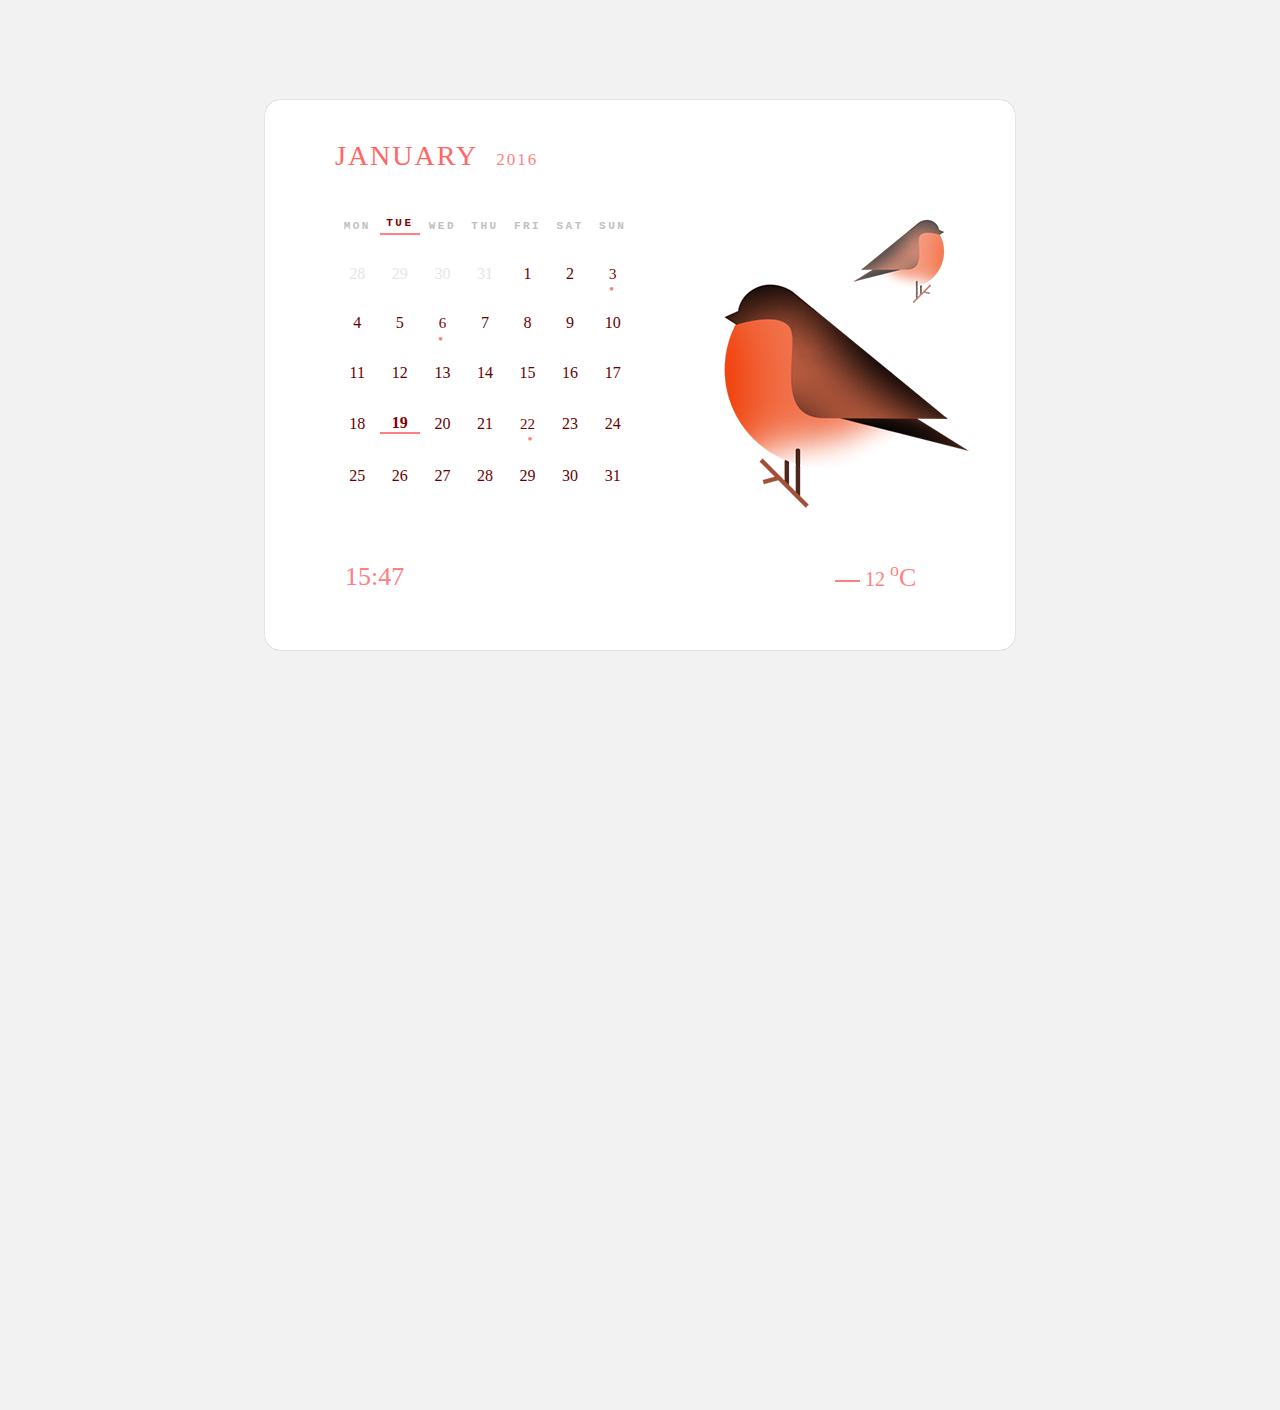
<file: Callender/index.html>
<!DOCTYPE html>
<html>
	<head>
		<meta charset="utf-8">
		<title>Callender</title>
		<link rel="stylesheet" type="text/css" href="style.css">
	
	</head>
	<body>
		<div class="page-box">
			<section class="left-box">
				<div class="header"><h2>JANUARY&nbsp;&nbsp;<span class="small">2016</h2></span></div>
					<table cellspacing=>
						<tr class="head">
							<th>MON</th>
							<th><a href="" class="heada"><b>TUE</b></a><br>
							<hr></th>
							<th>WED</th>
							<th>THU</th>
							<th>FRI</th>
							<th>SAT</th>
							<th>SUN</th>
						</tr>
						<tr>
							<td class="norm">28</td>
							<td class="norm">29</td>
							<td class="norm">30</td>
							<td class="norm">31</td>
							<td>1</td>
							<td>2</td>
							<td class="a"><a href="">3</a><br><span class="dot1">&#8226;</span></td>
						</tr>
						<tr>
							<td>4</td>
							<td>5</td>
							<td class="a"><a href="">6</a><br><span class="dot2">&#8226;</span></td>
							<td>7</td>
							<td>8</td>
							<td>9</td>
							<td>10</td>
						</tr>
						<tr>
							<td>11</td>
							<td>12</td>
							<td>13</td>
							<td>14</td>
							<td>15</td>
							<td>16</td>
							<td>17</td>
						</tr>
						<tr>
							<td>18</td>
							<td><a href=""><b>19</b></a><br>
							<hr></td>
							<td>20</td>
							<td>21</td>
							<td class="a"><a href="">22</a><br><span class="dot3">&#8226;</span></td>
							<td>23</td>
							<td>24</td>
						</tr>
						<tr>
							<td>25</td>
							<td>26</td>
							<td>27</td>
							<td>28</td>
							<td>29</td>
							<td>30</td>
							<td>31</td>
						</tr>
						
					</table>
				<div class="time">15:47</div>
			</section>
			<section class="right-box">
				<img class="img" src="bird.png">
				<div class="deg"><span class="line">
					<hr></span>12 <span class="celc"><sup>o</sup>C</span></div>
			</section>
			
		
		
		</div>
	
	</body>



</html>
</file>
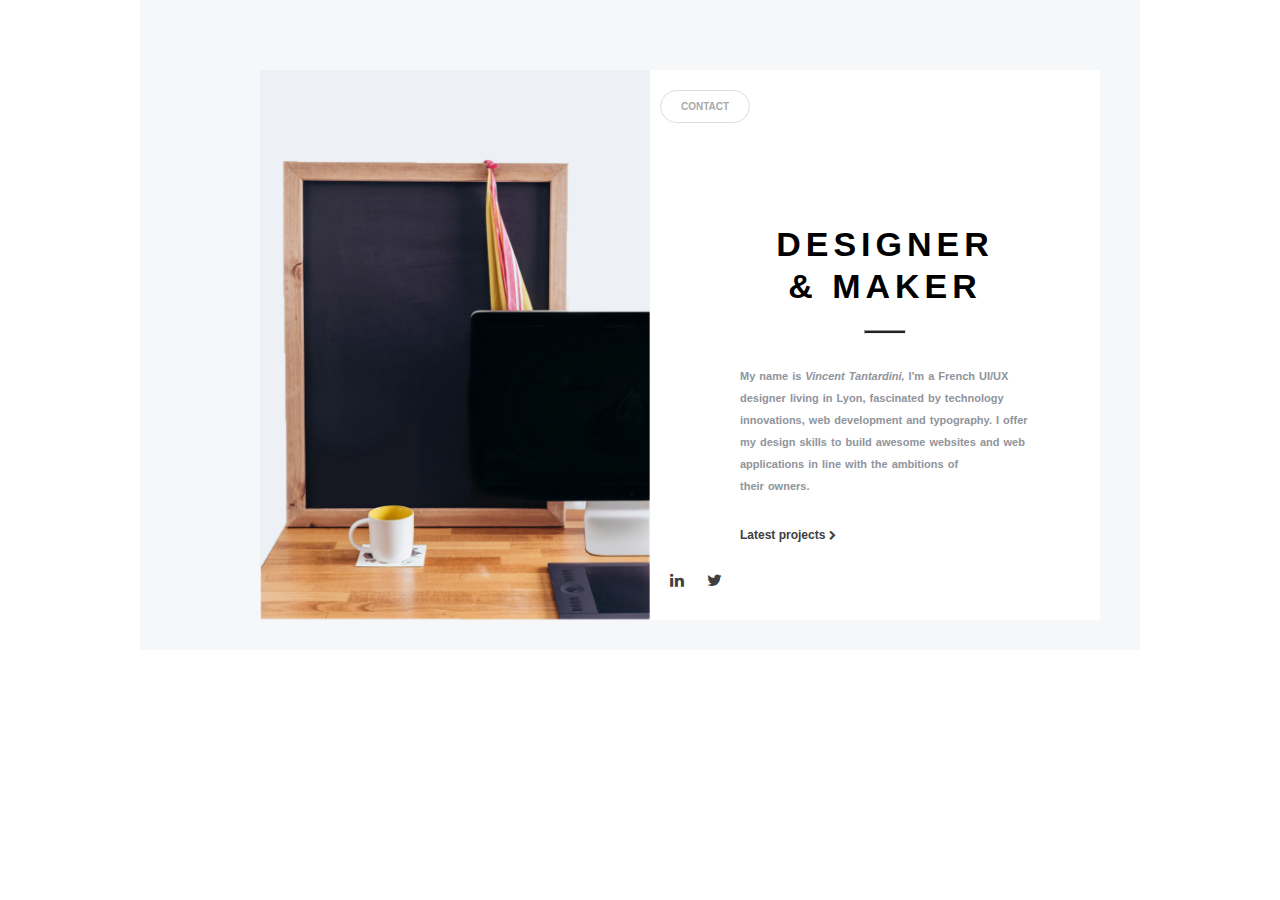
<file: Office design/index.html>
<!DOCTYPE html>
<html>
	<head>
		<meta charset="utf-8">
		<title>myform</title>
		<link rel="stylesheet" href="style1.css">
		<link rel="stylesheet" href="https://maxcdn.bootstrapcdn.com/font-awesome/4.7.0/css/font-awesome.min.css">
		<link rel="stylesheet" href="https://fonts.googleapis.com/css?family=Roboto+Mono&subset=cyrillic
">
	</head>
	<body>
		<div class="container">
			<div class="form-box">
				<section class="left-box">
					<img class="cover" src="image3.png">
				</section>
				<section class="right-box">
					<div class="button">
						<input type="submit" name="CONTACT" placeholder="CONTACT" value="CONTACT">
					</div>
					<div class="content">
						<h1>DESIGNER<br> & MAKER</h1>
						<hr>
						<P><b>My name is <i>Vincent Tantardini,</i> I'm a French UI/UX designer living in Lyon, fascinated by technology innovations, web development and typography. I offer my design skills to build awesome websites and web applications in line with the ambitions of <br>their owners.</b></P>
						<h2>Latest projects <span class="icon"><i class="fa fa-chevron-right"></i></span></h2>
					</div>
					<div class="links">
						<i class="fa fa-linkedin"></i>
						<i class="fa fa-twitter in"></i>
					</div>
				</section>
			</div>
		</div>
	</body>
</html>
</file>
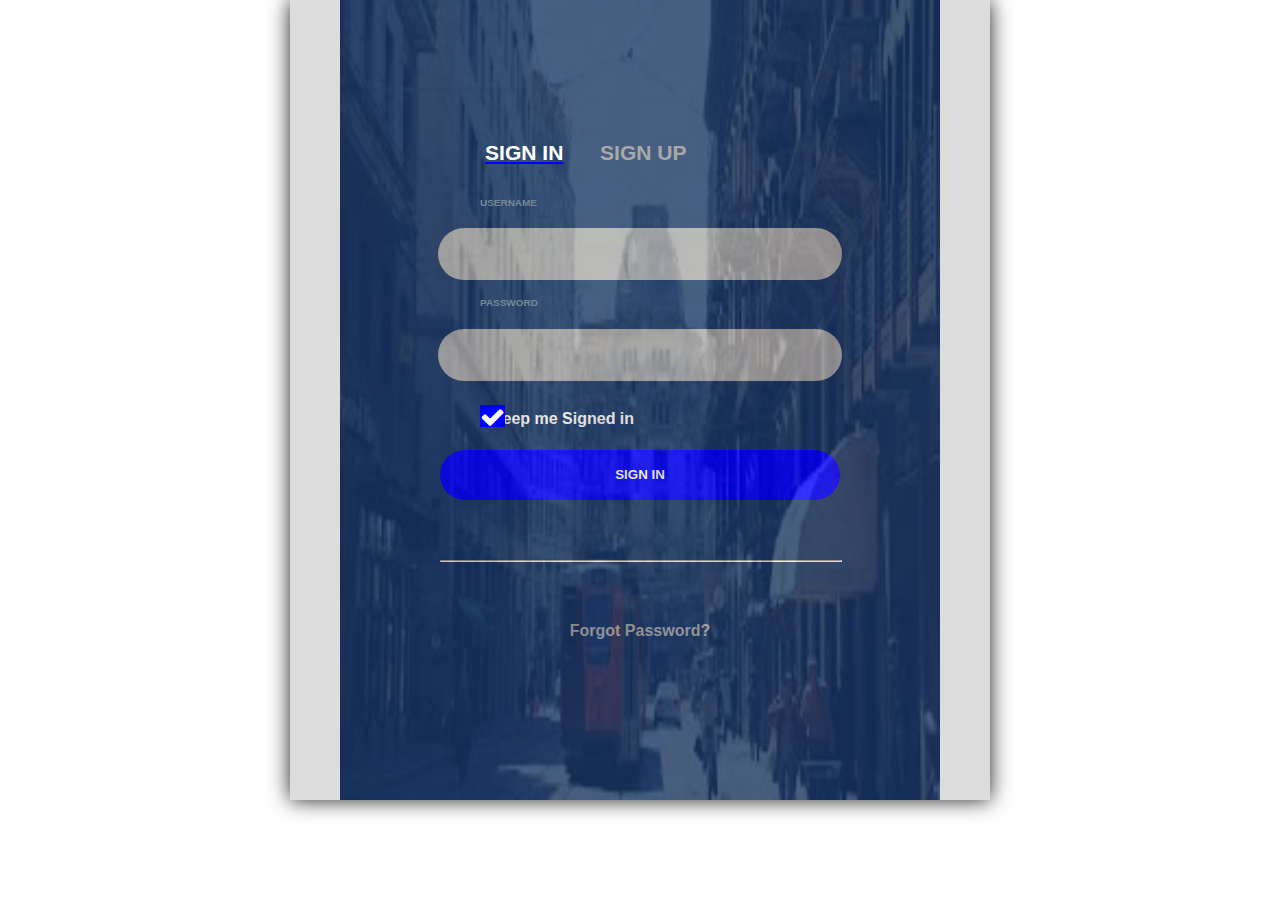
<file: Originals/index.html>
<!DOCTYPE html>
<html>
	<head>
		<title>Form2</title>
		<link rel="stylesheet" href="style.css">
		<link href="https://maxcdn.bootstrapcdn.com/font-awesome/4.7.0/css/font-awesome.min.css" rel="stylesheet">
		<link href="https://fonts.googleapis.com/css?family=Roboto+Mono&subset=cyrillic" />
	</head>
	<body>
		<div class="container">
			<div class="main-body">
				<img class="background-image" src="city.jpg">
				<div class="head">
				<a href=""><h3>SIGN IN</h3></a><span class="normal"><h3>SIGN UP</h3></span>
			</div>
			<div class="input">
				<lable class="name"><h5>USERNAME</h5></lable><br>
				<input type="text" name="Username" value="" /><br>
				<lable class="password"><h5>PASSWORD</h5></lable><br>
				<input type="password" lable="PASSWORD" name="password" value="" />
				<div class="info">
					<i class="fa fa-check"></i><span class="icon">Keep me Signed in</span>
				</div>
				<input type="submit" name="SIGN IN" placeholder="SIGN IN" value="SIGN IN" />
			</div>
			<hr>
			<div class="bottom-info">
				<h4>Forgot Password?</h4>
			</div>
			</div>
			
		</div>
	</body>
</html>
</file>
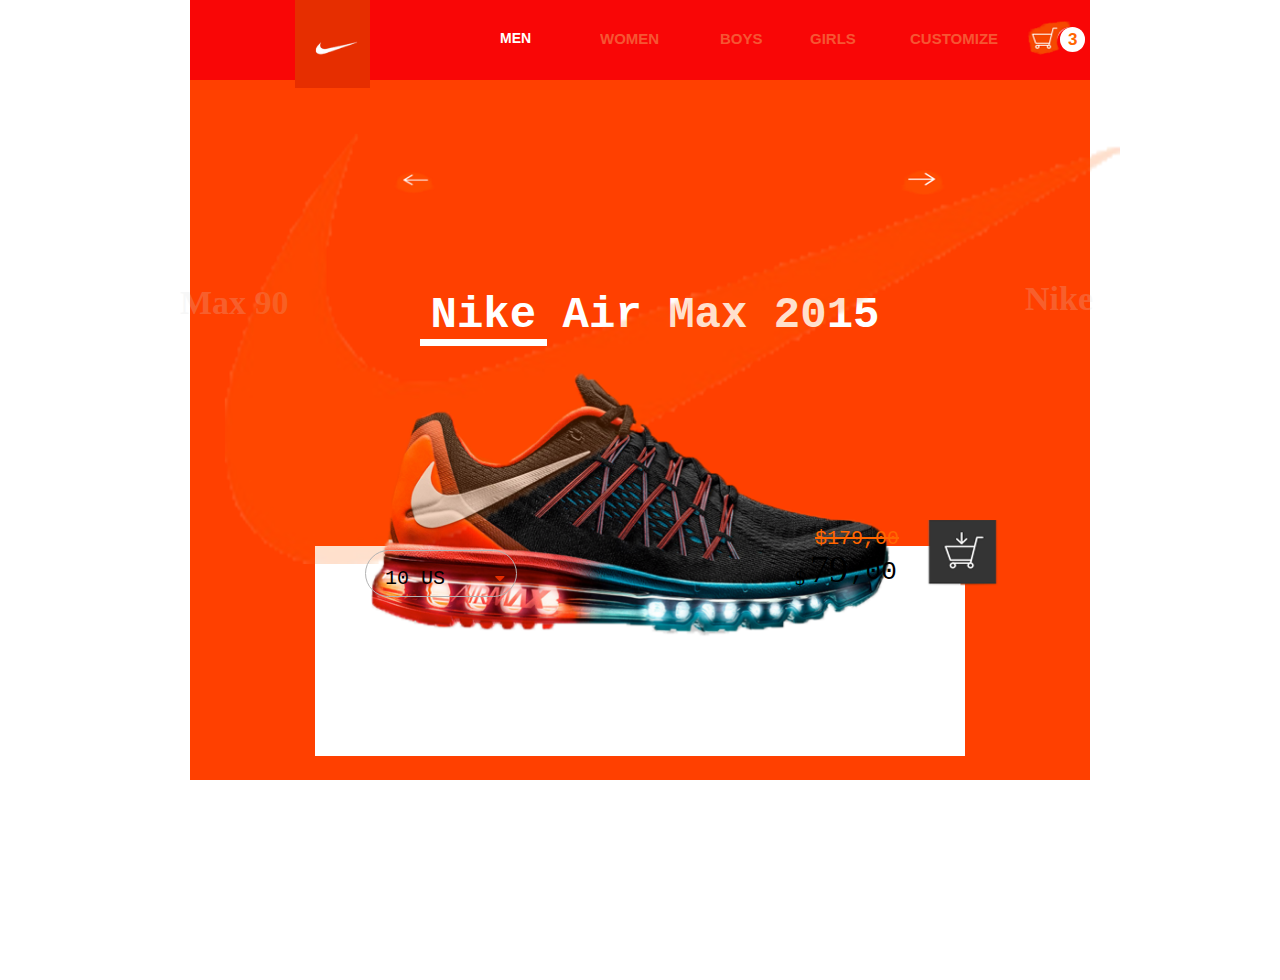
<file: Product card/Index.html>
<!DOCTYPE html>
<html>
	<head>
		<meta charset="utf-8">
		<title>Product Card</title>
		<link rel="stylesheet" href="css/mystyle.css">
		<link href="https://maxcdn.bootstrapcdn.com/font-awesome/4.7.0/css/font-awesome.min.css" rel="stylesheet">
		<link rel="stylesheet" href="https://fonts.googleapis.com/css?family=Roboto+Mono&subset=cyrillic
">
	
	</head>
	<body>
		<div class="container">
			<div class="card-head">
				<div class="nav-bar">
					<span class="image"><img class="image1" src="Images/logo.png"></span>
					<span class="men">MEN</span>
					<span class="women">WOMEN</span>
					<span class="boys">BOYS</span>
					<span class="girls">GIRLS</span>
					<span class="cate">CUSTOMIZE</span>
					<span class="icon1">
					<img class="cart1" src="Images/cart2.png">
							<span class="fig">3</span>
					</span>
					
				</div>
			</div>
			<div class="card-body">
				<div class="back-text">Max 90</div><br>
				<div class="pname">Nike</div>
				<div class="product-title">
					<img class="arrow-left" src="Images/arrow-left.png">
					<h1>Nike Air Max 2015</h1>
					<hr>
					<img class="arrow-right" src="Images/arrow-right.png">
				</div>
				<div class="product-image">
					<img class="background" src="Images/Nike.png">
					<img class="desc" src="Images/shoe.png">
					<div class="product-caption">
						<div class="wrapper">
								<h4>10 US</h4>
							<span class="icon">
								<i class="fa fa-caret-down" aria-hiden="true"></i>
							</span>
						</div>
						<div class="product-price"><del>$179,00</del><br><span class="small">$</span><strong>79</strong><small>,00</small>
					</div>
						<span class="badge">
						<img class="cart2" src="Images/cart-down.png">
						</span>	
				</div>
			</div>
				
		</div>
		</div>
	</body>
</html>
</file>
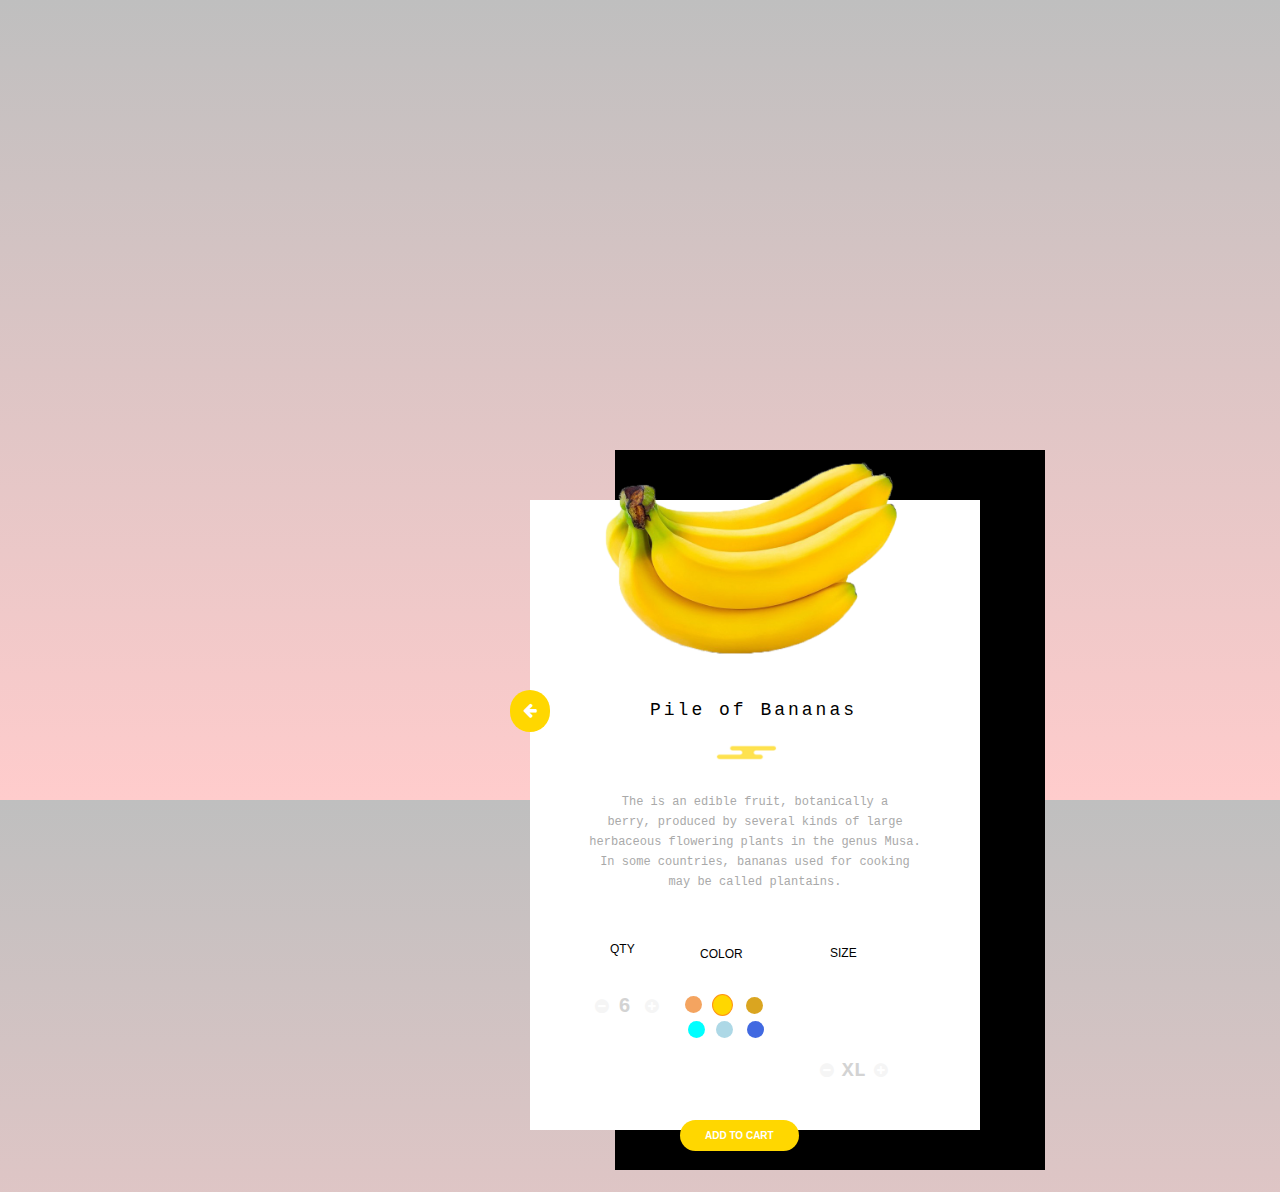
<file: sale product/index.html>
<!DOCTYPE html>
<html>
	<head>
		<meta charset="utf-8">
		<title>Fruit card</title>
		<link rel="stylesheet" href="styles.css">
		<link href="https://maxcdn.bootstrapcdn.com/font-awesome/4.7.0/css/font-awesome.min.css" rel="stylesheet">
		<link href="https://fonts.googleapis.com/css?family=Tangerine|Inconsolata|Droid+Sans" rel="stylesheet">
	</head>
	<body>
		<div class="container">
			<div class="main">
				<div class="card-head">
					<img class="fruit" src="Images/banana.png">
				</div>
				<div class="card-title">
					<div class="icon">
						<i class="fa fa-arrow-left"></i>
					</div>
					<h3>Pile of Bananas</h3>
					<img class="logo" src="Images/log.png">
				</div>
				<div class="details">
					<p>The is an edible fruit, botanically a <br>berry, produced by several kinds of large <br>herbaceous flowering plants in the genus Musa. <br>In some countries, bananas used for cooking<br>may be called plantains.</p>
				</div>
				<div class="bottom-details">
					<div class="rating">
						<h4>QTY</h4><br>
						<div class="icon2">
							<i class="fa fa-minus-circle minus"></i><span class="fig">6</span>
							<i class="fa fa-plus-circle grey"></i>
						</div>
					</div>
					<div class="product-color">
						<h4>COLOR</h4><br>
						<ul class="ul-color">
							<li><a class="red"href=""></a></li>
							<li><a class="orange"href=""></a></li>
							<li><a class="yellow"href=""></a></li><br>
							<li><a class="green"href=""></a></li>
							<li><a class="blue"href=""></a></li>
							<li><a class="purple"href=""></a></li>
						</ul>
					</div>
					<div class="size">
						<h4>SIZE</h4><br>
						<span class="icons">
							<i class="fa fa-minus-circle small"></i>
							<span class="inline">XL</span>
							<i class="fa fa-plus-circle red"></i>
						</span>
					</div>
				</div>
				<div class="button">
					<input type="submit" name="ADD TO CART" placeholder="ADD TO CART" value="ADD TO CART">
				</div>
			</div>
		</div>
		
	</body>
</html>
</file>
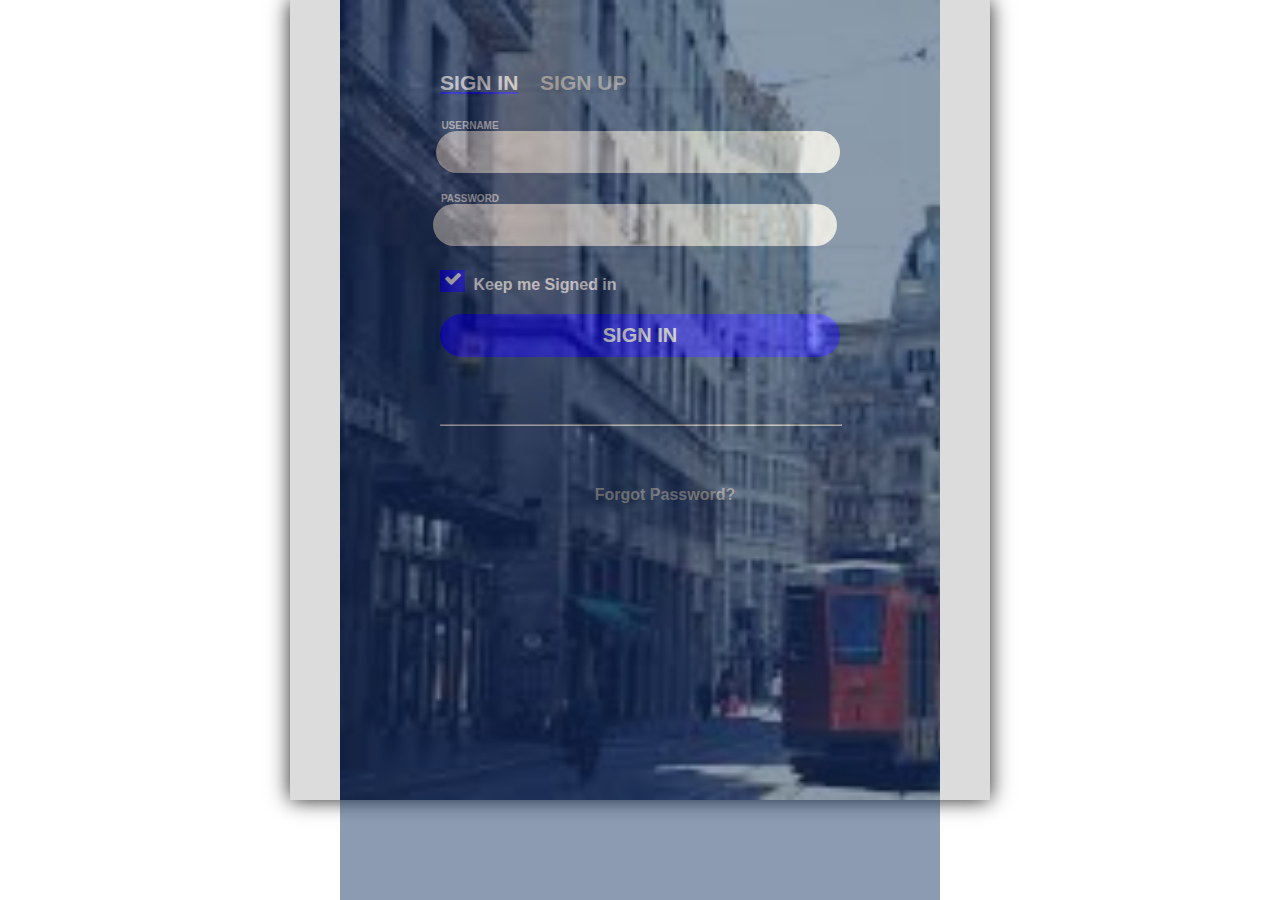
<file: Edited form3/indexedited.html>
<!DOCTYPE html>
<html>
	<head>
		<meta charset="utf-8">
		<title>form3</title>
		<link rel="stylesheet" href="styles.css">
		<link href="https://maxcdn.bootstrapcdn.com/font-awesome/4.7.0/css/font-awesome.min.css" rel="stylesheet"><link href="https://fonts.googleapis.com/css?family=Roboto+Mono&subset=cyrillic">
	</head>
	<body>
		<div class="container">
			<div class="wrapper">
				<div class="main-body"></div>
			</div>
			<div class="main">
			<div class="head">
				<a href=""><h3>SIGN IN</h3></a><span class="normal"><h3>SIGN UP</h3></span>
			</div>
			<div class="buttons">
				<div class="yourname">
					<lable>USERNAME</lable><br>
					<input class="name" type="text" name="username" value="">
				</div>
				<div class="password">
					<lable>PASSWORD</lable><br>
					<input class="pass" type="password" name="password" value="">
				</div>
				<div class="info">
					<a href=""><i class="fa fa-check check"></i></a><span class="icon">Keep me Signed in</span>
				</div>
				<div class="button1">
					<input class="button2" type="submit" name="SIGN IN" value="SIGN IN">
				</div>
			</div>
			<hr>
			<div class="bottom-info">
				<h4>Forgot Password?</h4>
			</div>
			</div>
			
		</div>
	</body>
</html>
</file>
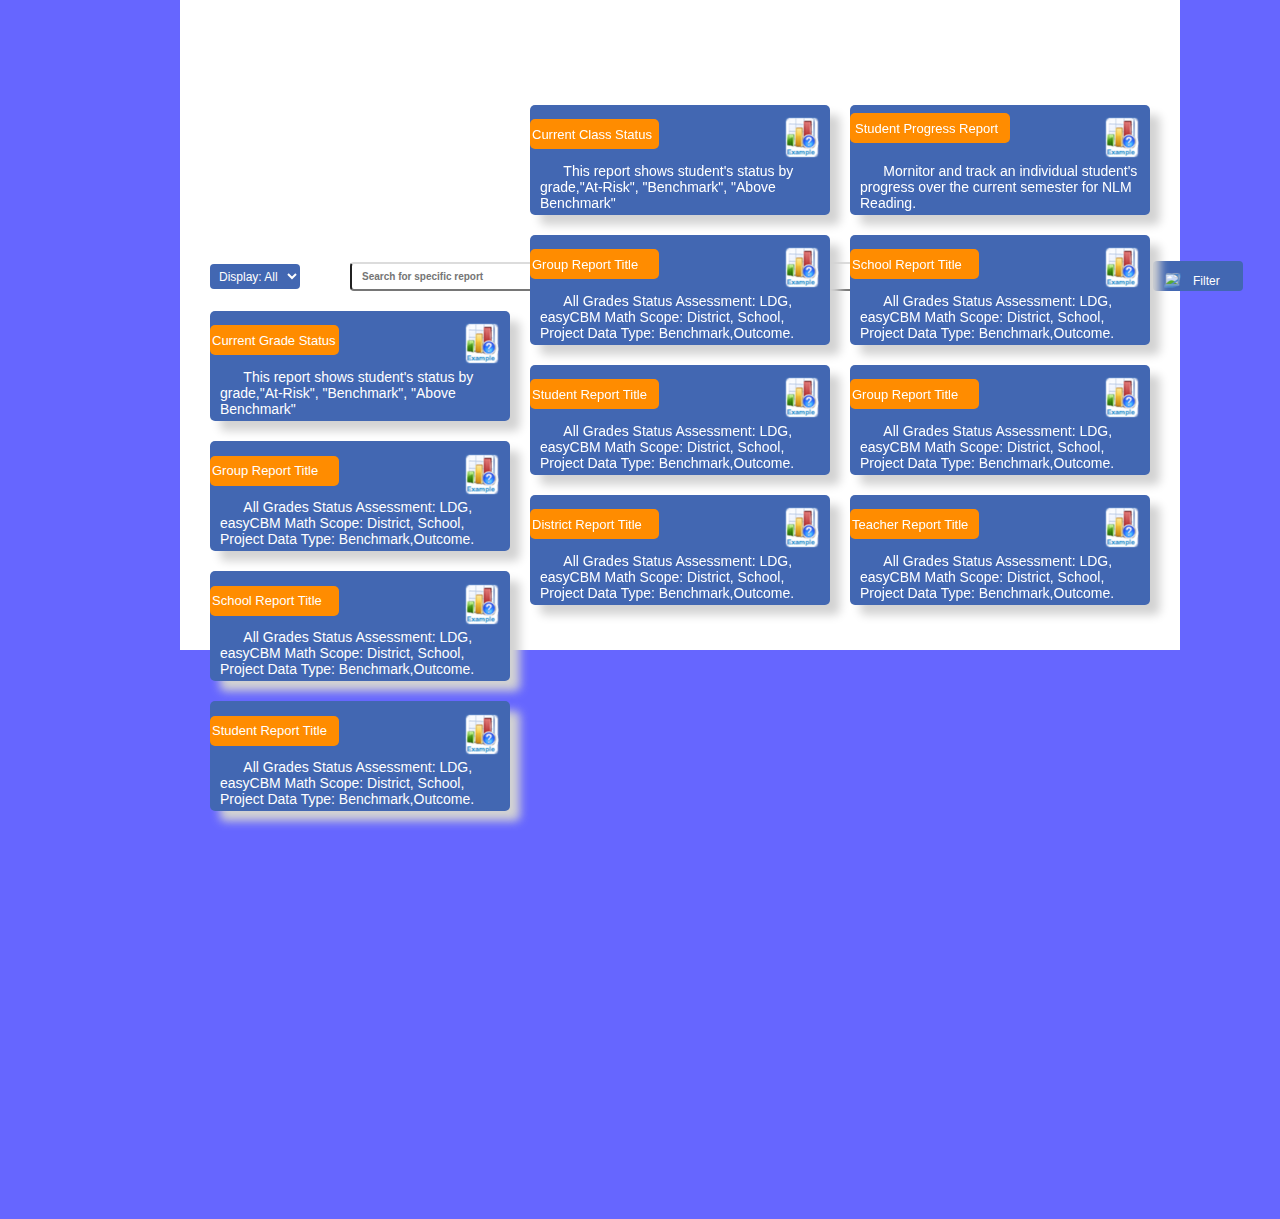
<file: onegrid/grid.html>
<!DOCTYPE html>
<html>
	<head>
		<meta charset="utf-8">
		<title>Grids</title>
		<link rel="stylesheet" href="mystyle.css">
	</head>
	<body>
		<div class="container">
			<div class="header">
			<select class="display">
				<option>Display: All</option>
				<option>Display:</option>
				<option>D:All</option>
			</select>
			<div class="right">
				<h3>Reports</h3>
				<input class="search" type="text" name="text" placeholder="Search for specific report" value="">
				<div class="button">
					<span>
						<img class="pad" src="images/onepad.png">
						<div class="filter">Filter</div>
					</span>
				</div>
			</div>
		</div>
		<div class="wrapper">
			<div class="one">
				<div class="one-one">
					<div class="badge">Current Grade Status</div>
					<img class="image" src="images/badge.png">
					<p>&nbsp;&nbsp;&nbsp;&nbsp;&nbsp;&nbsp;This report shows student's status by<br> grade,"At-Risk", "Benchmark", "Above <br>Benchmark"</p>
				</div><br>
				<div class="one-two">
					<div class="badge">Current Class Status</div>
					<img class="image" src="images/badge.png">
					<p>&nbsp;&nbsp;&nbsp;&nbsp;&nbsp;&nbsp;This report shows student's status by grade,"At-Risk", "Benchmark", "Above Benchmark"</p>
				</div>
				<div class="one-three">
					<div class="badge1">Student Progress Report</div>
					<img class="image" src="images/badge.png">
					<p>&nbsp;&nbsp;&nbsp;&nbsp;&nbsp;&nbsp;Mornitor and track an individual student's progress over the current semester for NLM Reading.</p>
				</div>
			</div>
			<div class="two">
				<div class="two-one">
					<div class="badge">Group Report Title</div>
					<img class="image" src="images/badge.png">
					<p>&nbsp;&nbsp;&nbsp;&nbsp;&nbsp;&nbsp;All Grades Status Assessment: LDG, easyCBM Math Scope: District, School, Project Data Type: Benchmark,Outcome.</p>
				</div>
				<div class="two-two">
					<div class="badge">Group Report Title</div>
					<img class="image" src="images/badge.png">
					<p>&nbsp;&nbsp;&nbsp;&nbsp;&nbsp;&nbsp;All Grades Status Assessment: LDG, easyCBM Math Scope: District, School, Project Data Type: Benchmark,Outcome.</p>
				</div>
				<div class="two-three">
					<div class="badge">School Report Title</div>
					<img class="image" src="images/badge.png">
					<p>&nbsp;&nbsp;&nbsp;&nbsp;&nbsp;&nbsp;All Grades Status Assessment: LDG, easyCBM Math Scope: District, School, Project Data Type: Benchmark,Outcome.</p>
				</div>
			</div>
			<div class="three">
				<div class="three-one">
					<div class="badge">School Report Title</div>
					<img class="image" src="images/badge.png">
					<p>&nbsp;&nbsp;&nbsp;&nbsp;&nbsp;&nbsp;All Grades Status Assessment: LDG, easyCBM Math Scope: District, School, Project Data Type: Benchmark,Outcome.</p>
				</div>
				<div class="three-two">
					<div class="badge">Student Report Title</div>
					<img class="image" src="images/badge.png">
					<p>&nbsp;&nbsp;&nbsp;&nbsp;&nbsp;&nbsp;All Grades Status Assessment: LDG, easyCBM Math Scope: District, School, Project Data Type: Benchmark,Outcome.</p>
				</div>
				<div class="three-three">
					<div class="badge">Group Report Title</div>
					<img class="image" src="images/badge.png">
					<p>&nbsp;&nbsp;&nbsp;&nbsp;&nbsp;&nbsp;All Grades Status Assessment: LDG, easyCBM Math Scope: District, School, Project Data Type: Benchmark,Outcome.</p>
				</div>
			</div>
			<div class="four">
				<div class="four-one">
					<div class="badge">Student Report Title</div>
					<img class="image" src="images/badge.png">
					<p>&nbsp;&nbsp;&nbsp;&nbsp;&nbsp;&nbsp;All Grades Status Assessment: LDG, easyCBM Math Scope: District, School, Project Data Type: Benchmark,Outcome.</p>
				</div>
				<div class="four-two">
					<div class="badge">District Report Title</div>
					<img class="image" src="images/badge.png">
					<p>&nbsp;&nbsp;&nbsp;&nbsp;&nbsp;&nbsp;All Grades Status Assessment: LDG, easyCBM Math Scope: District, School, Project Data Type: Benchmark,Outcome.</p>
				</div>
				<div class="four-three">
					<div class="badge">Teacher Report Title</div>
					<img class="image" src="images/badge.png">
					<p>&nbsp;&nbsp;&nbsp;&nbsp;&nbsp;&nbsp;All Grades Status Assessment: LDG, easyCBM Math Scope: District, School, Project Data Type: Benchmark,Outcome.</p>
				</div>
			
			</div>
		</div>	
		</div>
		
	</body>
</html>
</file>
<file: Callender/style.css>
*{
	box-sizing: border-box;
	margin: 0;
	padding: 0;
}
body{
	background-color: #f2f2f2;
	font-family: monospace;
	display: flex;
	justify-content: center;
	align-items: center;
}
.page-box{
	font-family:verdana;
	width: 750px;
	height:550px;
	background-color: #fff;
	position: absolute;
	top:100px;
	bottom: 200px;
	border-radius: 15px;
	box-shadow: 0 0 0 0.2px #b3b3b3;
}
.left-box{
	width: 50%;
	height: 650px;
	margin-left: 20px;
	margin-top: 10px;
	
}
.right-box{
	width: 50%;
	height: 650px;
}
.header{
	display: inline-block;
	padding-bottom: 30px;
}
h2{
	font-size: 28px;
	font-weight: 100;
	letter-spacing:2px;
	align-self: center;
	margin-left: 50px;
	margin-top: 30px ;
	color:#ff6666;
	
}
.small{
	font-family:pacifico;
	font-size:17px;
	color: #ff8080;
}
table{
	margin-left: 50px;
	width:300px;
	height: 300px;
}
.head{
	font-family:monospace;
	letter-spacing:2.5px;
	font-weight:300;
	font-size: 11px;
	text-align: center;
	margin:-5px 2px 10px 5px;
	color:#bfbfbf;
	width: 35px;
	line-height:10px;
}
.heada{
	line-height: 10px;
	display:inline-block;
	margin-bottom:5px;
}
td{
	font-family:pacifico;
	color: #660000;
	text-align:center;
	width: 35px;
}
.norm{
	font-weight:lighter;
	color: #e6e6e6;
}
a{
	color:#800000;
	text-decoration:none; 
}
hr{
	padding-top:0;
	height: 0;
	margin-top: 60px 30px -60px -15px;
	text-align:center;
	border: 0.5px solid #ff8080;
}
.a{
	margin-bottom:5px;
	line-height: 8px;
	padding-bottom:0;
	font-weight:100;
	color: #660000;
	font-size: 15px;
}
.dot1{
	position:absolute;
	top:185px;
	left:344px;
	color:#ff8080;
}
.dot2{
	position:absolute;
	top:235px;
	left: 173px;
	color: #ff8080;
}
.dot3{
	position:absolute;
	top:335px;
	color: #ff8080;
}
.time{
	text-align: left;
	font-size: 26px;
	color: #ff8080;
	margin-left: 60px;
	margin-top: 60px;
	font-weight: 100;
	font-family:pacifico; 
}
.img{
	position: absolute;
	left: 400px;
	top:100px;
}
.deg{
	position:absolute;
	left: 600px;
	top:460px;
	font-size: 20px;
	color: #ff8080;
}
.line hr{
	width:25px;
	position: absolute;
	top:20px;
	left:-30px;
	height: 1px;
	font-size: 26px;
	font-family: monospace;

}
.celc{
	font-size: 26px;
	font-weight: 100;
}
sup{
	font-size:18px;
}
</file>
<file: Office design/style1.css>
body{
	box-sizing: border-box;
	margin:0;
	padding: 0;
}
.container{
	width: 1000px;
	height: 650px;
	margin: 0 auto;
	background-color:#f6f7f9;
	font-family:monospace;
	display: flex;
	justify-content: center;align-content: center;
}
.form-box{
	width:900px;
	height:550px;
	position: absolute;
	top: 80px;
	left:250px;
	border-radius:4px;
}
.left-box{
	width:450px;
	height:550px;
	position: absolute;
	top:-10px;
	left:10px;
	background-color:#edf0f5;
	overflow: hidden;
}
.cover{
	width:227%;
	height:130%;
	margin-left:-330px;
	margin-top:10px;
	background-size: cover;
}
.right-box{
	width: 450px;
	height:550px;
	position:absolute;
	left: 400px;
	top: -10px;
	background-color: #fff;
}
.button{
	margin: 20px 10px;
}
input[type="submit"]{
	font-family: sans-serif;
	padding: 10px 20px;
	border:1px solid gainsboro;
	color:darkgrey;
	font-size: 10px;
	font-weight:bold;
	border-radius: 40px;
	background-color: #fff;
}
.content{
	padding-left:90px;
	padding-right:70px;
}
h1{
	font-family:sans-serif;
	font-size: 34px;
	font-weight: 700;
	letter-spacing:5px;
	margin-top: 100px;
	line-height:42px;
	text-align: center;
}
hr{
	width: 40px;
	height:2px;
	font-weight:900;
	background-color:#222;
}
p{
	font-family:Arial;
	color:#90949c;
	text-align: left;
	font-size:11px;
	font-weight:900;
	word-spacing:1px;
	padding-top:20px;
	line-height:22px;
	
}
h2{
	padding-top: 20px;
	color:#404040;
	font-size: 12px;
	font-family:Arial;
	font-weight:900;
}
.icon{
	font-size:10px;
	font-weight: 100;
}
.links{
	padding: 20px 20px;
	color:#404040;
}
.links i.in{
	padding-left:15px;
}
</file>
<file: Originals/style.css>
body{
	margin: 0 auto;
	padding: 0 auto;
}
.container{
	height:800px;
	width:700px;
	box-shadow:0 0 20px #202020;
	margin: 0 auto;
	padding: 0 auto;
	background-color:gainsboro;
}
.main-body{
	width: 600px;
	height: 800px;
	text-align: center;
	margin:0 50px 0 50px;
	font-size: 25px;
	background-color:#193866;
	font-family:sans-serif;
}
.background-image{
	height:800px;
	width:600px;
	margin-top: 0;
	opacity:0.2;
	background-size: cover; 
}
.head{
	margin-left:100px;
	margin-top:-700px;
	color:#fff;
	display: flex;
}
a{
	color: #fff;
	font-size:18px;
	font-weight:700;
	float:left;
	position: absolute;
	left:485px;
	top:120px;
	text-decoration-color: blue;
}
.normal{
	font-size: 18px;
	position: absolute;
	left: 600px;
	top:120px;
	font-weight: 100;
	color:darkgray;
}
.input{
	margin:100px 100px 10px -100px;
	width:800px;
	border-radius:40px;
}
.input input[type="text"]{
	background-color:darkgray;;
	border:none;
	margin:-450px 100px 20px 100px;
	width:400px;
	height: 50px;
	border-radius:40px
}
.input input[type="password"]{
	background-color:darkgray;
	border:none;
	margin-left:100px;
	margin-right:100px;
	margin-bottom: 20px;
	width:400px;
	height: 50px;
	border-radius:40px;
}
lable{
	color:lightslategray;
	font-size:12px;
	font-weight:900;
}
.name{
	position: absolute;
	left:480px;
	top:180px; 
}
.password{
	position: absolute;
	left:480px;
	top:280px;
}
i{
	color:#fff;
	background-color:blue;
	height: 22px;
	width: 25px;
	margin-right: 10px;
	position: absolute;
	left: 480px;
	top: 405px;
}
.icon{
	color: #fff;
	font-size:16px;
	font-weight: bold;
	margin-left: -155px;
}
.input input[type="submit"]{
	background-color:blue;
	border:none;
	color: #fff;
	margin-top:20px; 
	font-weight:700;
	margin-left:100px;
	margin-right: 100px;
	width:400px;
	height: 50px;
	border-radius:40px;
}
hr{
	width: 400px;
	margin-left: 100px;
	margin-right: 100px;
	margin-top: 60px;
}
.bottom-info{
	margin-top: 60px;
	margin-bottom: 60px;
	color: darkgray;
	font-size: 16px;
}
</file>
<file: Product card/css/mystyle.css>
*{
	
}
body{
	width:900px;
	font-family:sans-serif; 
	height:700px;
	margin: 0 auto;
	overflow: hidden;
	
}
.container{
	width: 900px;
	height:700px;
	margin: 0 auto;
	background-color:#ff6600;
	
}
.card-head{
	width:900px;
	height:80px;
	margin:0 auto;
	background-color:#f90606; 
	float: left;
}
.nav-bar{
	display: inline-block;
	margin:0 40px;
	justify-content: center;
	float: left;
	padding:0 30px;
	margin-bottom: 100px;
}
.image1{
	width:70px;
	height:78px;
	margin-left:35px;
	background-color:#e62e00;
	padding-left: 5px;
	padding-bottom:5px;
	padding-top:5px;
}
.men{
	position: absolute;
	top:30px;
	font-weight:700;
	font-size:14px;
	left:500px;
	color: #fff;
	opacity: 1;
	
}
.women{
	position: absolute;
	top: 30px;
	left: 600px;
	color:sandybrown;
	font-size: 15px;
	font-weight:700;
	opacity: 0.5;
}
.boys{
	position: absolute;
	top: 30px;
	left: 720px;
	font-size: 15px;
	font-weight:700;
	color:sandybrown;
	opacity: 0.5;
}
.girls{
	position: absolute;
	top: 30px;
	left:810px;
	font-size: 15px;
	font-weight:700;
	color:sandybrown;
	opacity: 0.5;
}
.cate{
	position: absolute;
	top: 30px;
	left: 910px;
	font-size: 15px;
	font-weight:700;
	color:sandybrown;
	opacity: 0.5;
}
.icon1{
	position: absolute;
	top: 30px;
	left: 1065px;
	width: 1000px;
	height:140px;
}
.cart1{
	position: absolute;
	top: -130px;
	left:-220px;
	width: 610px;
	height:310px;
}
.fig{
	margin-left:-5px;
	margin-top: -115px;
	background-color: #fff;
	font-size:17px;
	font-weight:600;
	padding: 3px 8px;
	font-family:sans-serif;
	border-radius:100%;
	color: #ff6600;
	
		
}
.card-body{
	overflow:;
	align-content: center;
	width: 900px;
	height:700px;
	background-color:#ff4000; 
	margin: 0 auto;
	font-family:roboto;
}
.back-text{
	margin-left:-10px;
	padding-top:150px;
	font-size: 34px;
	font-weight:700;
	width:150px;
	text-align:left;
	opacity:0.2;
	color:gainsboro;
}
.pname{
	float:right;
	margin-top:-60px;
	margin-right:-0px;
	font-size: 34px;
	font-weight:700;
	width:65px;
	opacity:0.2;
	color:gainsboro;
}
.arrow-left{
	height:340px;
	width:270px;
	position: absolute;
	left:270px;
	top:80px;
	color: #fff;
	
}
.arrow-right{
	width:130px;
	height:180px;
	position: absolute;
	left: 850px;
	top:60px;
	color: #fff;
	
}
.background{
	width: 910px;
	height:600px;
	position: absolute;
	top:-20px;
	left:210px;
	overflow: hidden;
	opacity:0.2;
	color:#fff;
}
.product-title{
	padding-top:0;
	text-align: center;
	margin-top:-80px;
	font-size: 22px;
	color: #fff;
	margin-left:30px;
	font-family:monospace;
}
hr{
	margin-top: -30px;
	height:5px;
	width: 125px;
	margin-left: 200px;
	background-color:#fff;
	border: 1px solid #fff;
	
}
.product-image{
	margin: 200px auto -30px auto;
	width: 650px;
	height: 210px;
	background-color:#fff;
	opacity:5px;
	
}
.desc{
	width: 1250px;
	height: 750px;
	margin-top:-320px;
	margin-left:-350px;
}
.product-caption{
	position:absolute;
	top: 500px;
		
}
.badge{
	float: right;
	width:0;
	height:-19px;
	position:absolute;
	left:600px;
	top: 20px;
}
.cart2{
	width: 100px;
	height: 100px;
}
.wrapper{
	width: 110px;
	margin-left:50px;
	height:25px;
	margin-top:50px;
	border:1px solid #b3b3b3;
	border-radius: 40px;
	vertical-align: center;
	padding: 10px 20px;
}
h4{
	font-family:monospace;
	position: absolute;
	top:40px;
	left:70px;
	text-align:center;
	font-size: 20px;
	font-weight: 100;
}
.icon{
	display: inline-block;
	color:#e62e00;
	position: absolute;
	left:180px;
	top:50px;
	float: right;
	padding-top:20px;
}
.product-price{
	float: right;
	position: absolute;
	left:250px;
}
del{
	color:#ff6600;
	font-family: monospace;
	font-size: 20px;
	font-weight:300;
	position: absolute;
	top: -70px;
	left: 250px;
}
.small{
	position: absolute;
	top:-30px;
	left: 230px;
	font-size:20px;
}
strong{
	font-family:montserrat;
	font-size:38px;
	font-weight:100;
	position: absolute;
	top: -50px;
	left: 245px;
	
}
small{
	font-family:monospace;
	font-size:26px;
	font-weight:lighter;
	position: absolute;
	top: -40px;
	left: 285px;
}
</file>
<file: sale product/styles.css>
*{
	margin: 0 auto;
}
body{
	margin: 0 auto;
	padding: 0 auto;
	width:650px;
	height: 800px;
	background:linear-gradient(to bottom, #bfbfbf 0%, #ffcccc 100%);
	align-content: center;
}
.container{
	position:absolute;
	width:400px;
	height: 700px;
	background-color: #000000;
	margin:50px 0 80px 300px;
	padding: 10px 30px 10px 0;
}
.main{
	position:absolute;
	top:50px;
	left:-85px;
	width:450px;
	height: 630px;
	background-color: #fff;
	font-family: monospace;
	
}
.fruit{
	width:870px;
	position: absolute;
	right:-210px;
	top: -155px;
}
h3{
	position: absolute;
	top:200px;
	margin-left:120px;
	font-family: monospace;
	letter-spacing:3px;
	font-size: 18px;
	font-weight: 100;
}
.icon{
	color: #fff;
	width:5px;
	height:25px;
	padding:12px 22px 5px 13px;
	margin-left:-20px;
	border-radius: 100px;
	vertical-align: center;
	background-color:gold;
	margin-top:190px;
	
}
.logo{
	position: absolute;
	left:-240px;
	width:900px;
	height:650px;
	margin-top:-190px;
	
}
p{
	padding-left: 50px;
	padding-right: 50px;
	margin-top:60px;
	font-size: 12px;
	color:darkgrey;
	text-align: center;
	line-height:20px;
	font-weight: 100;
}
.bottom-details{
	padding-left:50px;
}
.rating{
	display: inline-block;
	margin-left:30px;
	margin-top:50px;
	font-family:sans-serif;
}
.rating h4{
	font-size: 12px;
	font-weight: 100;
	font-family:sans-serif;
}
.icon2{
	margin-top:20px;
	text-align:center;
}
.icon2 i.minus{
	color:whitesmoke;
	font-size: 16px;
	margin-left:-15px;
}
.fig{
	color:lightgrey;
	font-weight: 600;
	font-size: 20px;
	margin-left: 10px;
}
.icon2 i.grey{
	display: inline-block;
	color:whitesmoke;
	margin-left:10px;
	font-size: 16px;
}
.product-color h4{
	font-size: 12px;
	font-weight: 100;
	margin-left:120px;
	margin-top:-70px;
	font-family:sans-serif;
	padding-bottom: 20px;
}
.ul-color{
	margin-left: 35px;
}
.ul-color li{
	list-style: none;
	float: left;
}
.ul-color li a{
	padding:2px 2px;
	display: inline-block;
	width: 13px;
	height: 13px;
	border-radius: 100%;
}
.ul-color li a.red{
	margin-left:30px;
	margin-top:0px;
	background-color:sandybrown;
}
.ul-color li a.orange{
	margin-left:10px;
	margin-top:-2px;
	background-color:gold;
	width: 15px;
	height: 16px;
	border:1px solid #ff9414;
}
.ul-color li a.yellow{
	margin-top:1px;
	margin-left:13px;
	background-color:goldenrod;
	
}
.ul-color li a.green{
	margin-left:-75px;
	margin-top:10px;
	background-color:cyan;
}
.ul-color li a.blue{
	margin-left:-47px;
	margin-top:10px;
	background-color:lightblue;
}
.ul-color li a.purple{
	margin-left:-16px;
	margin-top:10px;
	background-color:royalblue;
}
.size h4{
	margin-left: 250px;
	margin-top: -65px;
	font-size: 12px;
	font-weight: 100;
	font-family: sans-serif;
	
}
.icons{
	margin-top:80px;
	color:whitesmoke;
	margin-left:240px;
	
	
}
.icons i.small{
	font-size: 16px;
	margin-top: 20px;
}
.inline{
	color: lightgrey;
	font-weight: 600;
	font-size: 20px;
}
.button{
	position: absolute;
	top: 620px;
	left:150px;
	font-family: monospace;
}
input[type="submit"]{
	background-color:gold;
	padding: 10px 25px;
	border: none;
	border-radius:40px;
	font-size:10px;
	font-weight: 800;
	color: #fff;
}
</file>
<file: Edited form3/styles.css>
body{
	margin: 0 auto;
	padding: 0 auto;
}
.container{
	height:800px;
	width:600px;
	box-shadow:0 0 20px #202020;
	margin: 0 auto;
	padding-left:50px;
	padding-right:50px;
	background-color:gainsboro;
}
.wrapper{
	width: 600px;
	height: 800px;
	
}
.main-body{
	width: 600px;
	height: 800px;
	background-image: url(city.jpg);
	background-size:cover;
}
.main{
	position:fixed;
	width: 600px;
	height:900px;
	opacity:0.5;
	background-color:#193866;
	font-family: sans-serif;
	text-align: center;
	margin-top:-800px;
}
	
a{
	color: #fff;
	font-size:18px;
	font-weight:700;
	margin-top:50px;
	margin-left:100px;
	float:left;
	text-decoration-color: blue;
}
.normal{
	font-size: 18px;
	font-weight: 100;
	color:darkgray;
	position: absolute;
	left:200px;
	top:50px;
}
.yourname{
	font-size:10px;
	font-weight:700;
	color: gainsboro;
	margin-top:120px;
	margin-left:-340px;
}
.name{
	width:400px;
	height: 40px;
	background-color:lightgrey;
	border: none;
	border-radius:40px;
	margin-left:335px;
	margin-bottom:20px;
}
.password{
	font-size:10px;
	font-weight:700;
	color: gainsboro;
	margin-left:-340px;
	margin-bottom: 10px;
}
.pass{
	width:400px;
	height: 40px;
	background-color:lightgrey;
	border: none;
	border-radius:40px;
	margin-left:330px;
	margin-bottom:20px;
}
a i.check{
	color:#fff;
	background-color:blue;
	position: absolute;
	top:270px;
	height: 22px;
	width: 25px;
}
.icon{
	color: #fff;
	font-size:16px;
	font-weight: bold;
	margin-top:-10px;
	margin-left: -290px;
}
.button1{
	position: absolute;
	left:100px;
	margin-top:20px; 
	height:40px;
}
.button2{
	width:400px;
	font-size: 20px;
	border:none;
	color: #fff;
	font-weight:700;
	padding:10px;
	border-radius:40px;
	background-color:blue;
}
hr{
	width: 400px;
	margin-left:100px;
	margin-top:130px;
}
.bottom-info{
	margin-left:50px;
	margin-top: 60px;
	margin-bottom: 60px;
	color: darkgray;
	font-size: 16px;
}
</file>
<file: onegrid/mystyle.css>
*{
	padding: 0;
	margin: 0;
	align-content: center;
}
body{
	margin: 0 auto;
	padding:0 100px 0 180px;
	background-color:#6666ff;
}
.container{
	background-color: #fff;
	width:1000px;
	height:650px;
	margin:0;
}
.header{
	padding: 30px 30px 0 30px;
	margin:0 auto;
	
}
.display{
	float:left;
	width:90px;
	margin-top:25px;
	padding-left:5px;
	padding-right:5px;
	font-size:12px;
	height:25px;
	border:none;
	color: #fff;
	border-radius:4px;
	background-color: #4267b2; 
}
.right{
	float:;
}
h3{
	font-size:16px;
	margin-left:450px;
	font-family: sans-serif;
	color:#6666ff;
}
.search{
	margin-top: 5px;
	width: 700px;
	margin-left:50px;
	padding-left:10px;
	text-align: left;
	font-size: 10px;
	font-weight: 700;
	border-top:2px solid gainsboro;
	border-bottom-width: thick solid lightgrey;
	height:25px;
	border-radius:4px;
}
.button{
	position: fixed;
	width:90px;
	height:30px;
	background-color:#4267b2;
	margin-left:853px;
	margin-top:-30px;
	border-radius:4px;
}
.pad{
	position: fixed;
	margin-top:-128px;
	margin-left:-180px;
	width:600px;
	height:400px;
}
.filter{
	font-family: sans-serif;
	font-size:12px;
	color: #fff;
	margin-top:10px;
	margin-left:40px;
}
.wrapper{
	font-family: sans-serif;
	display:block;
	width:300px;
	height:100px;
	background:#4267b2;
	margin:20px 30px;
	border-radius: 5px;
	padding-top: 10px;
	box-shadow:10px 10px 10px lightgrey;
}
.badge{
	background-color: darkorange;
	width:125px;
	height: 20px;
	padding: 5px 2px 5px 2px;
	border-radius:5px;
	font-size: 13px;
	color: #fff;
	font-weight: 500px;
}
.image{
	width:750px;
	height:750px;
}
p{
	color: #fff;
	font-size:14px;
}
.one-one{
	width:300px;
	height:100px;
	margin-left:0;
	display:block;
	float: left;
}
.one-one badge{
	width:130px;
	margin-left:-20px;
	margin-top:-20px;
	height:20px;
	
}
.one-one .image{
	margin-top:-280px;
	margin-left: -120px;
}
.one-one p{
	margin-top: -460px;
	margin-left:10px;
}
.one-two{
	width:300px;
	height:100px;
	position: absolute;
	left:530px;
	top:105px;
	padding-top: 10px;
	border-radius: 5px;
	background-color:#4267b2;
	box-shadow:10px 10px 10px lightgrey;
}
.one-two badge{
	width:130px;
	position: absolute;
	left:;
	top:;
}
.one-two .image{
	margin-top:-280px;
	margin-left: -120px;
}
.one-two p{
	margin-top: -460px;
	margin-left:10px;
}
.one-three{
	width:300px;
	height:100px;
	position: absolute;
	left:850px;
	top:105px;
	padding-top: 10px;
	border-radius: 5px;
	background-color:#4267b2;
	box-shadow:10px 10px 10px lightgrey;
}
.one-three .badge1{
	background-color: darkorange;
	position: absolute;
	width:150px;
	height:20px;
	left:0;
	top:8px;
	padding: 5px;
	padding-right:-20px;
	border-radius:5px;
	font-size: 13px;
	color: #fff;
	font-weight: 500px;
}
.one-three .image{
	margin-top:-250px;
	margin-left: -120px;
}
.one-three p{
	margin-top: -460px;
	margin-left:10px;
}
.two-one{
	width:300px;
	height:100px;
	margin-left:0;
	margin-top:20px;
	display:block;
	font-size: 13px;
	color: #fff;
	font-weight: 500px;
	padding-top: 10px;
	border-radius: 5px;
	background-color:#4267b2;
	box-shadow:10px 10px 10px lightgrey;
	float: left;
}
.two-one badge{
	width:130px;
	margin-left:-20px;
	margin-top:-200px;
	height:20px;
	
}
.two-one .image{
	margin-top:-280px;
	margin-left: -120px;
}
.two-one p{
	margin-top: -460px;
	margin-left:10px;
}
.two-two{
	width:300px;
	height:100px;
	position: absolute;
	left:530px;
	top:235px;
	padding-top: 10px;
	border-radius: 5px;
	background-color:#4267b2;
	box-shadow:10px 10px 10px lightgrey;
}
.two-two badge{
	width:130px;
	position: absolute;
	left:;
	top:;
}
.two-two .image{
	margin-top:-280px;
	margin-left: -120px;
}
.two-two p{
	margin-top: -460px;
	margin-left:10px;
}
.two-three{
	width:300px;
	height:100px;
	position: absolute;
	left:850px;
	top:235px;
	padding-top: 10px;
	border-radius: 5px;
	background-color:#4267b2;
	box-shadow:10px 10px 10px lightgrey;
}
.two-three badge{
	width:130px;
	position: absolute;
	left:;
	top:;
}
.two-three .image{
	margin-top:-280px;
	margin-left: -120px;
}
.two-three p{
	margin-top: -460px;
	margin-left:10px;
}
.three-one{
	width:300px;
	height:100px;
	margin-left:0;
	margin-top:20px;
	display:block;
	font-size: 13px;
	color: #fff;
	font-weight: 500px;
	padding-top: 10px;
	border-radius: 5px;
	background-color:#4267b2;
	box-shadow:10px 10px 10px lightgrey;
	float: left;
}
.three-one badge{
	width:130px;
	margin-left:-20px;
	margin-top:-200px;
	height:20px;
	
}
.three-one .image{
	margin-top:-280px;
	margin-left: -120px;
}
.three-one p{
	margin-top: -460px;
	margin-left:10px;
}
.three-two{
	width:300px;
	height:100px;
	position: absolute;
	left:530px;
	top:365px;
	padding-top: 10px;
	border-radius: 5px;
	background-color:#4267b2;
	box-shadow:10px 10px 10px lightgrey;
}
.three-two badge{
	width:130px;
	position: absolute;
	left:;
	top:;
}
.three-two .image{
	margin-top:-280px;
	margin-left: -120px;
}
.three-two p{
	margin-top: -460px;
	margin-left:10px;
}
.three-three{
	width:300px;
	height:100px;
	position: absolute;
	left:850px;
	top:365px;
	padding-top: 10px;
	border-radius: 5px;
	background-color:#4267b2;
	box-shadow:10px 10px 10px lightgrey;
}
.three-three badge{
	width:130px;
	position: absolute;
	left:;
	top:;
}
.three-three .image{
	margin-top:-280px;
	margin-left: -120px;
}
.three-three p{
	margin-top: -460px;
	margin-left:10px;
}
.four-one{
	width:300px;
	height:100px;
	margin-left:0;
	margin-top:20px;
	display:block;
	font-size: 13px;
	color: #fff;
	font-weight: 500px;
	padding-top: 10px;
	border-radius: 5px;
	background-color:#4267b2;
	box-shadow:10px 10px 10px lightgrey;
	float: left;
}
.four-one badge{
	width:130px;
	margin-left:-20px;
	margin-top:-200px;
	height:20px;
	
}
.four-one .image{
	margin-top:-280px;
	margin-left: -120px;
}
.four-one p{
	margin-top: -460px;
	margin-left:10px;
}
.four-two{
	width:300px;
	height:100px;
	position: absolute;
	left:530px;
	top:495px;
	padding-top: 10px;
	border-radius: 5px;
	background-color:#4267b2;
	box-shadow:10px 10px 10px lightgrey;
}
.four-two badge{
	width:130px;
	position: absolute;
	left:;
	top:;
}
.four-two .image{
	margin-top:-280px;
	margin-left: -120px;
}
.four-two p{
	margin-top: -460px;
	margin-left:10px;
}
.four-three{
	width:300px;
	height:100px;
	position: absolute;
	left:850px;
	top:495px;
	padding-top: 10px;
	border-radius: 5px;
	background-color:#4267b2;
	box-shadow:10px 10px 10px lightgrey;
}
.four-three badge{
	width:130px;
	position: absolute;
	left:;
	top:;
}
.four-three .image{
	margin-top:-280px;
	margin-left: -120px;
}
.four-three p{
	margin-top: -460px;
	margin-left:10px;
}
.two{
	
}
/*.three{
	
}
.four{
	
}*/
</file>
